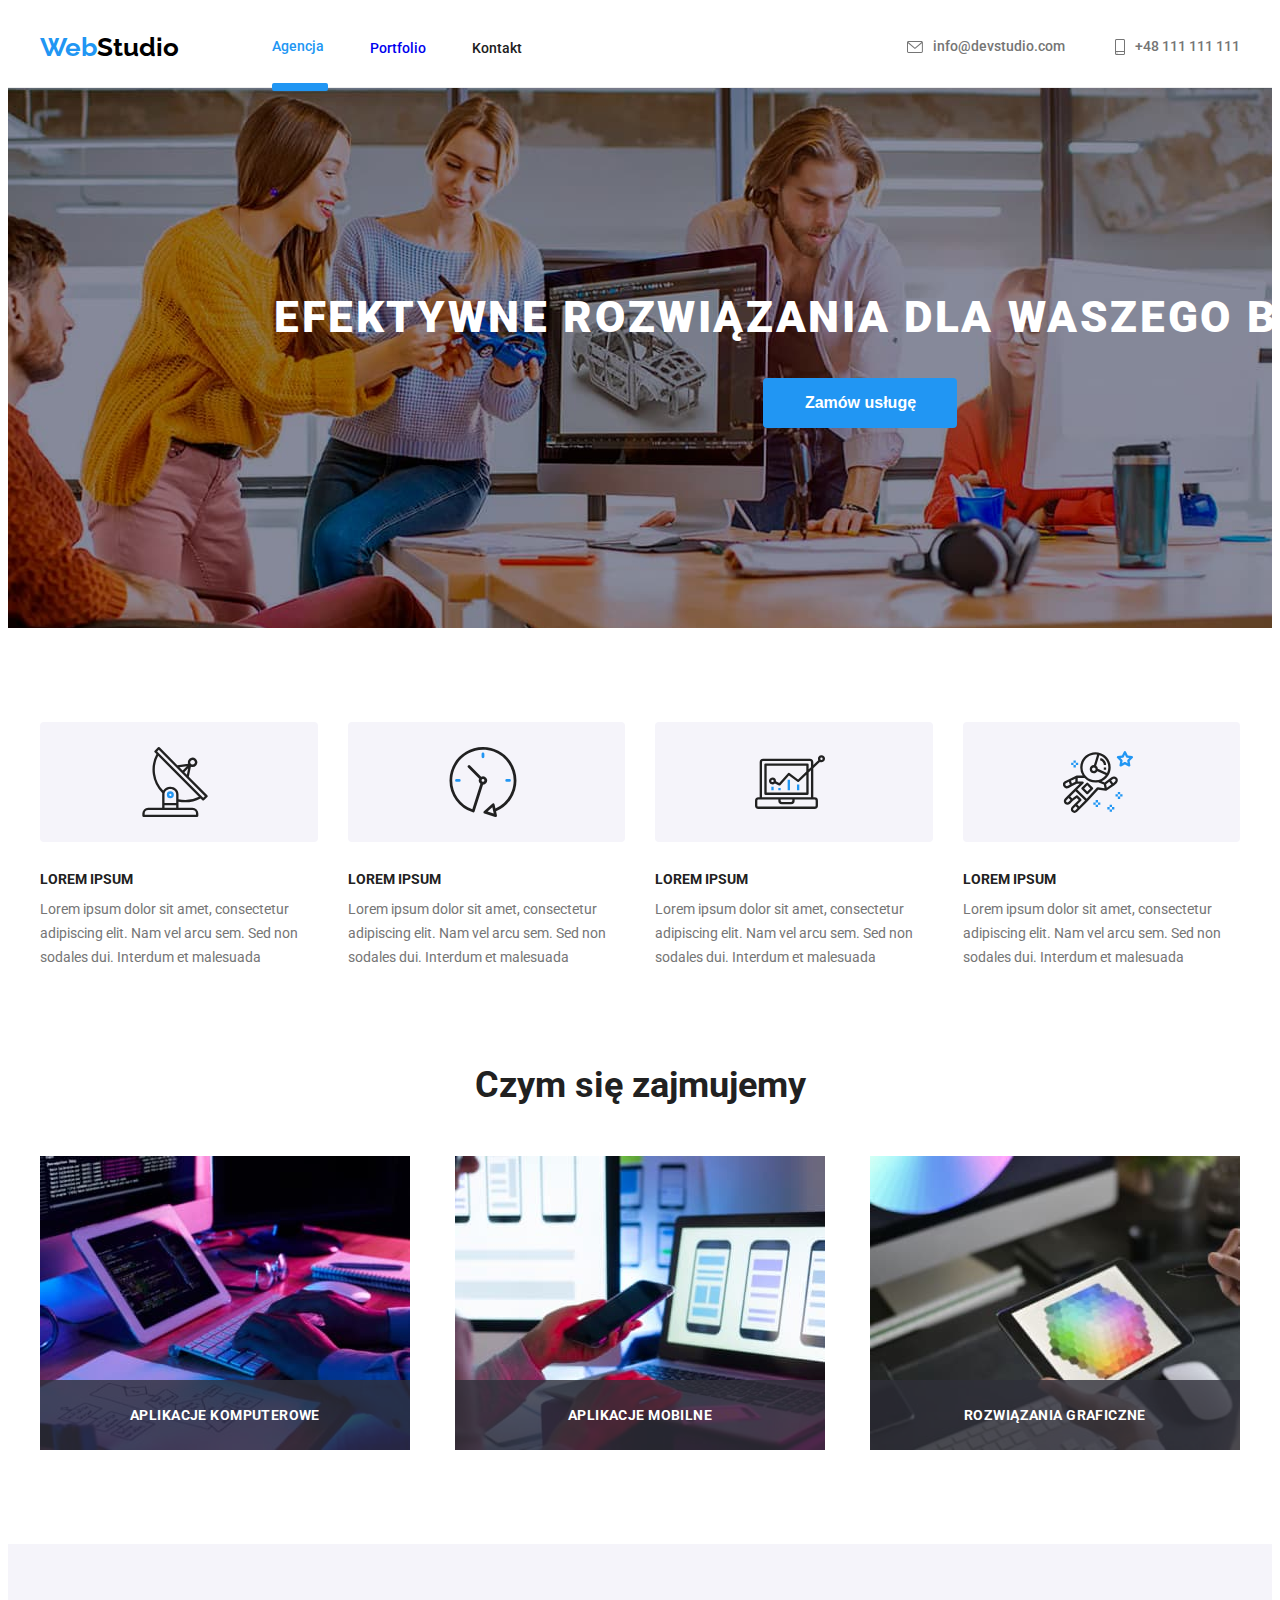
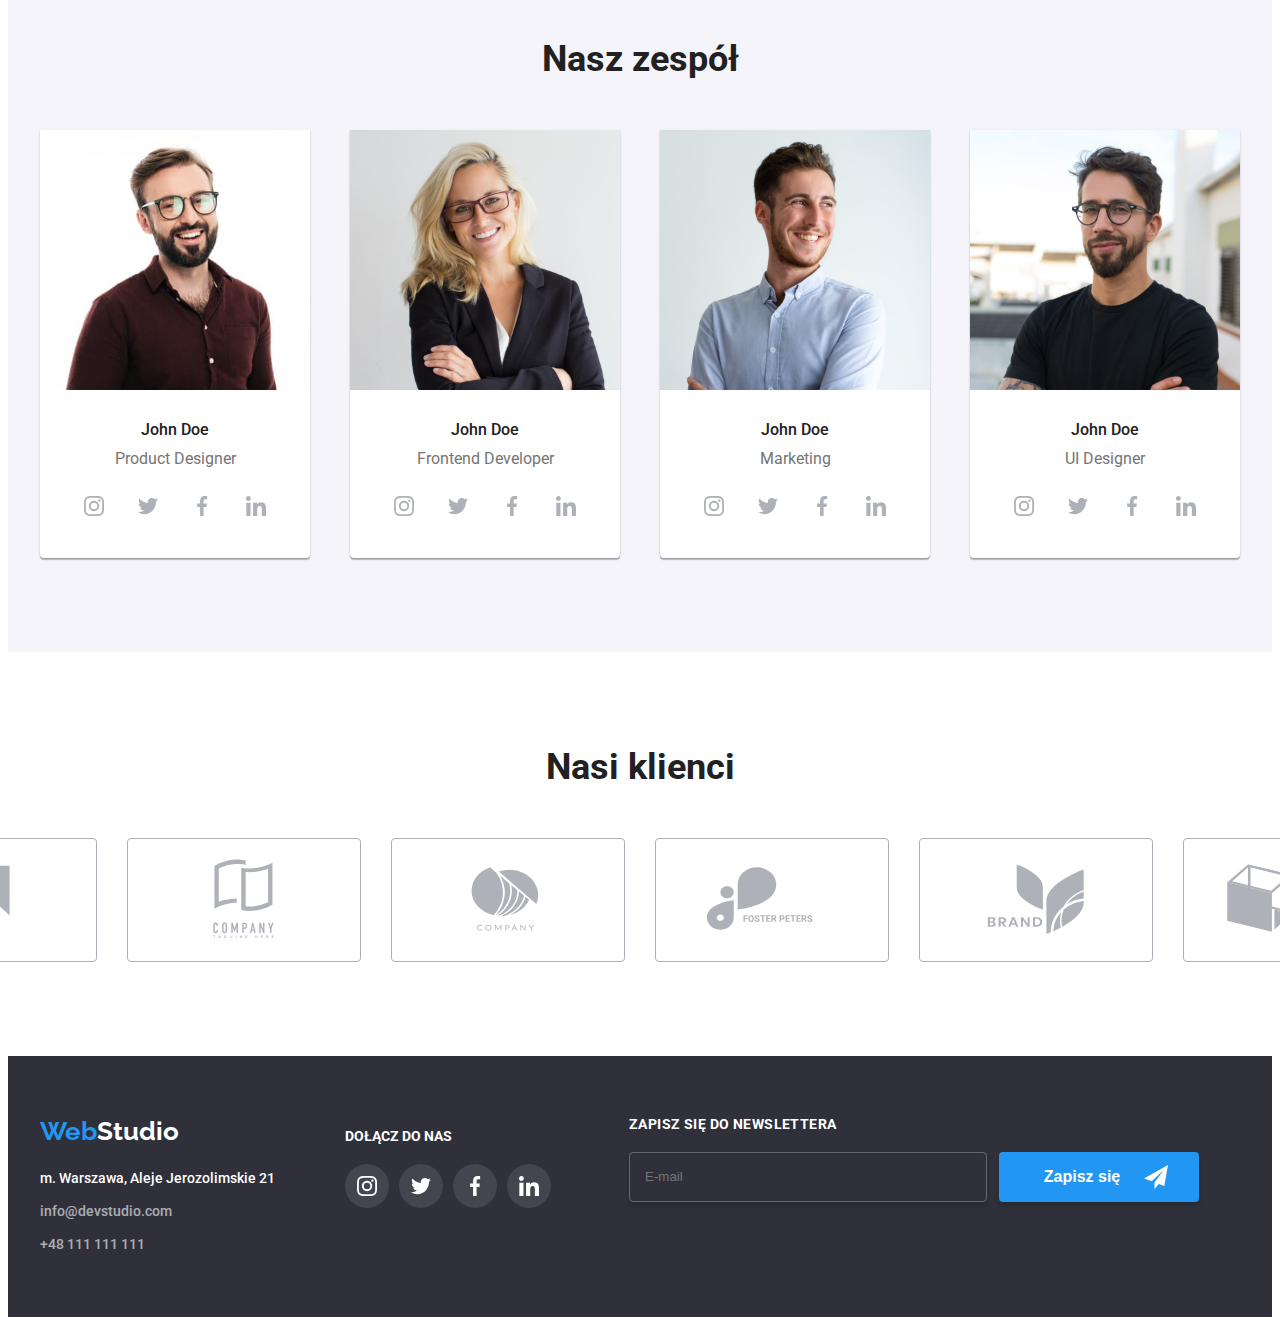
<file: index.html>
<!DOCTYPE html>
<html lang="pl">
  <head>
    <meta charset="utf-8" />
    <title>Agencja</title>
    <link rel="preconnect" href="https://fonts.googleapis.com" />
    <link rel="preconnect" href="https://fonts.gstatic.com" crossorigin />
    <link
      href="https://fonts.googleapis.com/css2?family=Raleway:wght@700&family=Roboto:wght@400;500;700;900&display=swap"
      rel="stylesheet"
    />

    <link
      rel="stylesheet"
      href="https://cdnjs.cloudflare.com/ajax/libs/modern-normalize/1.1.0/modern-normalize.min.css"
      integrity="sha512-wpPYUAdjBVSE4KJnH1VR1HeZfpl1ub8YT/NKx4PuQ5NmX2tKuGu6U/JRp5y+Y8XG2tV+wKQpNHVUX03MfMFn9Q=="
      crossorigin="anonymous"
      referrerpolicy="no-referrer"
    />

    <link rel="stylesheet" href="./css/styles.css" />
  </head>
  <body>
    <header class="header">
      <div class="container flex">
        <a class="link logo" href="./index.html">
          <span class="logo-blue">Web</span>Studio
        </a>
        <nav class="nav-menu">
          <ul class="list flex">
            <li class="list-item">
              <a class="link active" href="./index.html">Agencja</a>
            </li>
            <li class="list-item">
              <a class="link" href="./portfolio.html">Portfolio</a>
            </li>
            <li class="list-item"><a class="link" href="">Kontakt</a></li>
          </ul>
        </nav>
        <div class="contacts">
          <ul class="list flex">
            <li>
              <a class="link contact flex" href="mailto:info@devstudio.com"
                ><svg class="icon" height="12px" width="16px">
                  <use href="./images/icons.svg#icon-envelope"></use>
                </svg>
                <div>info@devstudio.com</div>
              </a>
            </li>
            <li>
              <a class="link contact flex" href="tel:+48111111111"
                ><svg class="icon" height="16px" width="10px">
                  <use href="./images/icons.svg#icon-smartphone"></use>
                </svg>
                <div>+48 111 111 111</div>
              </a>
            </li>
          </ul>
        </div>
      </div>
    </header>
    <main class="agency">
      <section class="headline section">
        <div class="container">
          <h1 class="heading">EFEKTYWNE ROZWIĄZANIA DLA WASZEGO BIZNESU</h1>
          <button class="button" type="button" data-modal-open>
            Zamów usługę
          </button>
        </div>
      </section>
      <section class="about section">
        <div class="container">
          <ul class="list flex">
            <li class="list-item">
              <div class="icon-card">
                <svg class="icon" width="70px" height="70px">
                  <use href="./images/icons.svg#icon-antenna"></use>
                </svg>
              </div>
              <h3 class="heading">LOREM IPSUM</h3>
              <p class="txt-gray">
                Lorem ipsum dolor sit amet, consectetur adipiscing elit. Nam vel
                arcu sem. Sed non sodales dui. Interdum et malesuada
              </p>
            </li>
            <li class="list-item">
              <div class="icon-card">
                <svg class="icon" width="70px" height="70px">
                  <use href="./images/icons.svg#icon-clock"></use>
                </svg>
              </div>
              <h3 class="heading">LOREM IPSUM</h3>
              <p class="txt-gray">
                Lorem ipsum dolor sit amet, consectetur adipiscing elit. Nam vel
                arcu sem. Sed non sodales dui. Interdum et malesuada
              </p>
            </li>
            <li class="list-item">
              <div class="icon-card">
                <svg class="icon" width="70px" height="70px">
                  <use href="./images/icons.svg#icon-diagram"></use>
                </svg>
              </div>
              <h3 class="heading">LOREM IPSUM</h3>
              <p class="txt-gray">
                Lorem ipsum dolor sit amet, consectetur adipiscing elit. Nam vel
                arcu sem. Sed non sodales dui. Interdum et malesuada
              </p>
            </li>
            <li class="list-item">
              <div class="icon-card">
                <svg class="icon" width="70px" height="70px">
                  <use href="./images/icons.svg#icon-astronaut"></use>
                </svg>
              </div>
              <h3 class="heading">LOREM IPSUM</h3>
              <p class="txt-gray">
                Lorem ipsum dolor sit amet, consectetur adipiscing elit. Nam vel
                arcu sem. Sed non sodales dui. Interdum et malesuada
              </p>
            </li>
          </ul>
        </div>
      </section>
      <section class="what-we-do section">
        <div class="container">
          <h2 class="heading">Czym się zajmujemy</h2>
          <ul class="list flex">
            <li>
              <div class="thumb">
                <img
                  class="example-img"
                  src="images/csz-image1.jpg"
                  alt="picture of code being written on a computer"
                  width="370"
                  height="294"
                />
                <p class="label">APLIKACJE KOMPUTEROWE</p>
              </div>
            </li>
            <li>
              <div class="thumb">
                <img
                  class="example-img"
                  src="images/csz-image2.jpg"
                  alt="picture of phone app layout being designed"
                  width="370"
                  height="294"
                />
                <p class="label">APLIKACJE MOBILNE</p>
              </div>
            </li>
            <li>
              <div class="thumb">
                <img
                  class="example-img"
                  src="images/csz-image3.jpg"
                  alt="picture of a color pallet displayed on a tablet"
                  width="370"
                  height="294"
                />
                <p class="label">ROZWIĄZANIA GRAFICZNE</p>
              </div>
            </li>
          </ul>
        </div>
      </section>
      <section class="our-team section">
        <div class="container">
          <h2 class="heading">Nasz zespół</h2>
          <ul class="list flex">
            <li class="team-card">
              <img
                class="team-img"
                alt="profile picture of John Doe"
                src="images/profile-picture1.jpg"
                width="270"
                height="260"
              />
              <h4 class="heading">John Doe</h4>
              <p class="txt-gray">Product Designer</p>
              <div class="socials flex">
                <a href="" class="socials-icon">
                  <svg class="icon" width="20px" height="20px">
                    <use href="./images/icons.svg#icon-instagram"></use>
                  </svg>
                </a>
                <a href="" class="socials-icon">
                  <svg class="icon" width="20px" height="20px">
                    <use href="./images/icons.svg#icon-twitter"></use>
                  </svg>
                </a>
                <a href="" class="socials-icon">
                  <svg class="icon" width="20px" height="20px">
                    <use href="./images/icons.svg#icon-facebook"></use>
                  </svg>
                </a>
                <a href="" class="socials-icon">
                  <svg class="icon" width="20px" height="20px">
                    <use href="./images/icons.svg#icon-linkedin"></use>
                  </svg>
                </a>
              </div>
            </li>
            <li class="team-card">
              <img
                class="team-img"
                alt="profile picture of John Doe"
                src="images/profile-picture2.jpg"
                width="270"
                height="260"
              />
              <h4 class="heading">John Doe</h4>
              <p class="txt-gray">Frontend Developer</p>
              <div class="socials flex">
                <a href="" class="socials-icon">
                  <svg class="icon" width="20px" height="20px">
                    <use href="./images/icons.svg#icon-instagram"></use>
                  </svg>
                </a>
                <a href="" class="socials-icon">
                  <svg class="icon" width="20px" height="20px">
                    <use href="./images/icons.svg#icon-twitter"></use>
                  </svg>
                </a>
                <a href="" class="socials-icon">
                  <svg class="icon" width="20px" height="20px">
                    <use href="./images/icons.svg#icon-facebook"></use>
                  </svg>
                </a>
                <a href="" class="socials-icon">
                  <svg class="icon" width="20px" height="20px">
                    <use href="./images/icons.svg#icon-linkedin"></use>
                  </svg>
                </a>
              </div>
            </li>
            <li class="team-card">
              <img
                class="team-img"
                alt="profile picture of John Doe"
                src="images/profile-picture3.jpg"
                width="270"
                height="260"
              />
              <h4 class="heading">John Doe</h4>
              <p class="txt-gray">Marketing</p>
              <div class="socials flex">
                <a href="" class="socials-icon">
                  <svg class="icon" width="20px" height="20px">
                    <use href="./images/icons.svg#icon-instagram"></use>
                  </svg>
                </a>
                <a href="" class="socials-icon">
                  <svg class="icon" width="20px" height="20px">
                    <use href="./images/icons.svg#icon-twitter"></use>
                  </svg>
                </a>
                <a href="" class="socials-icon">
                  <svg class="icon" width="20px" height="20px">
                    <use href="./images/icons.svg#icon-facebook"></use>
                  </svg>
                </a>
                <a href="" class="socials-icon">
                  <svg class="icon" width="20px" height="20px">
                    <use href="./images/icons.svg#icon-linkedin"></use>
                  </svg>
                </a>
              </div>
            </li>
            <li class="team-card">
              <img
                class="team-img"
                alt="profile picture of John Doe"
                src="images/profile-picture4.jpg"
                width="270"
                height="260"
              />
              <h4 class="heading">John Doe</h4>
              <p class="txt-gray">UI Designer</p>
              <div class="socials flex">
                <a href="" class="socials-icon">
                  <svg class="icon" width="20px" height="20px">
                    <use href="./images/icons.svg#icon-instagram"></use>
                  </svg>
                </a>
                <a href="" class="socials-icon">
                  <svg class="icon" width="20px" height="20px">
                    <use href="./images/icons.svg#icon-twitter"></use>
                  </svg>
                </a>
                <a href="" class="socials-icon">
                  <svg class="icon" width="20px" height="20px">
                    <use href="./images/icons.svg#icon-facebook"></use>
                  </svg>
                </a>
                <a href="" class="socials-icon">
                  <svg class="icon" width="20px" height="20px">
                    <use href="./images/icons.svg#icon-linkedin"></use>
                  </svg>
                </a>
              </div>
            </li>
          </ul>
        </div>
      </section>
      <section class="our-clients section">
        <div class="container">
          <h2 class="heading">Nasi klienci</h2>
          <div class="flex">
            <a href="">
              <svg height="92px" width="170px" class="client-logo icon">
                <use href="./images/icons.svg#icon-logo1"></use>
              </svg>
            </a>
            <a href="">
              <svg height="92px" width="170px" class="client-logo icon">
                <use href="./images/icons.svg#icon-logo2"></use>
              </svg>
            </a>
            <a href="">
              <svg height="92px" width="170px" class="client-logo icon">
                <use href="./images/icons.svg#icon-logo3"></use>
              </svg>
            </a>
            <a href="">
              <svg height="92px" width="170px" class="client-logo icon">
                <use href="./images/icons.svg#icon-logo4"></use>
              </svg>
            </a>
            <a href="">
              <svg height="92px" width="170px" class="client-logo icon">
                <use href="./images/icons.svg#icon-logo5"></use>
              </svg>
            </a>
            <a href="">
              <svg height="92px" width="170px" class="client-logo icon">
                <use href="./images/icons.svg#icon-logo6"></use>
              </svg>
            </a>
          </div>
        </div>
      </section>
    </main>
    <footer class="footer">
      <div class="container flex">
        <div class="company-info">
          <a class="link logo footer" href="./index.html">
            <span class="logo-blue">Web</span>Studio
          </a>
          <address class="address">
            <ul class="list">
              <li class="list-item">m. Warszawa, Aleje Jerozolimskie 21</li>
              <li class="list-item">
                <a class="link" href="mailto:info@devstudio.com"
                  >info@devstudio.com</a
                >
              </li>
              <li class="list-item">
                <a class="link" href="tel:+48111111111">+48 111 111 111</a>
              </li>
            </ul>
          </address>
        </div>
        <div class="socials">
          <h2 class="heading">DOŁĄCZ DO NAS</h2>
          <div class="flex">
            <a class="link socials-icon" href=""
              ><svg class="icon" width="20px" height="20px">
                <use href="./images/icons.svg#icon-instagram"></use></svg></a
            ><a class="link socials-icon" href=""
              ><svg class="icon" width="20px" height="20px">
                <use href="./images/icons.svg#icon-twitter"></use></svg></a
            ><a class="link socials-icon" href=""
              ><svg class="icon" width="20px" height="20px">
                <use href="./images/icons.svg#icon-facebook"></use></svg></a
            ><a class="link socials-icon" href=""
              ><svg class="icon" width="20px" height="20px">
                <use href="./images/icons.svg#icon-linkedin"></use></svg
            ></a>
          </div>
        </div>
        <div class="newsletter">
          <form class="form flex" name="newsletterForm" autocomplete="on">
            <div class="heading">
              <label class="newsletter-label" for="newsletterEmail">
                ZAPISZ SIĘ DO NEWSLETTERA
              </label>
            </div>

            <div class="form-input flex">
              <input
                class="newsletter-input"
                type="email"
                name="email"
                id="newsletterEmail"
                required
                autocomplete="on"
                placeholder="E-mail"
              />
              <button class="newsletter__button button flex" type="sumbit">
                <div>Zapisz się</div>
                <svg class="newsletter__icon icon" width="24px" height="24px">
                  <use href="./images/icons.svg#icon-send"></use>
                </svg>
              </button>
            </div>
          </form>
        </div>
      </div>
    </footer>

    <div class="backdrop is-hidden" data-modal>
      <div class="modal">
        <button type="button" class="close-btn" data-modal-close>
          <svg class="icon" width="18px" height="18px">
            <use href="./images/icons.svg#icon-close-btn"></use>
          </svg>
        </button>

        <form class="request-form" name="userRequestForm" autocomplete="on">
          <div class="flex" role="group" aria-labelledby="user-request-form">
            <p id="user-request-form" class="request-form__heading">
              Zostaw swoje dane w formularzu poniżej
            </p>
            <label class="request-form__label">
              Imię
              <input
                class="request-form__data-input"
                type="text"
                name="userName"
                required
              />
              <svg class="request-form__icon" width="18px" height="18px">
                <use href="./images/icons.svg#icon-person"></use>
              </svg>
            </label>
            <label class="request-form__label">
              Telefon
              <input
                class="request-form__data-input"
                type="tel"
                name="userPhoneNumber"
                required
              />
              <svg class="request-form__icon" width="18px" height="18px">
                <use href="./images/icons.svg#icon-phone"></use>
              </svg>
            </label>
            <label class="request-form__label">
              Email
              <input
                class="request-form__data-input"
                type="email"
                name="userEmail"
                required
              />
              <svg class="request-form__icon" width="18px" height="18px">
                <use href="./images/icons.svg#icon-email"></use>
              </svg>
            </label>
            <label class="request-form__label">
              Komentarz
              <textarea
                class="request-form__comment-input"
                name="userRequest"
                rows="6"
                placeholder="Wprowadź tekst"
                required
                minlength="5"
              ></textarea>
            </label>
            <label class="request-form__terms-label">
              <input
                class="request-form__terms-input"
                type="checkbox"
                name="termsAccepted"
                value="true"
                required
              />

              <svg class="request-form__icon-check" width="11px" height="8px">
                <use href="./images/icons.svg#icon-check"></use>
              </svg>
              <svg
                class="request-form__icon-not-check"
                width="16px"
                height="15px"
              >
                <use href="./images/icons.svg#icon-not-check"></use>
              </svg>
              Oświadczam iż akceptuję
              <a class="request-form__link" href="">Regulamin</a> i
              <a class="request-form__link" href="">Politykę Prywatności.</a>
            </label>
          </div>
          <button class="button" type="submit">Wyślij</button>
        </form>
      </div>
    </div>

    <script src="./js/modal.js"></script>
  </body>
</html>
</file>
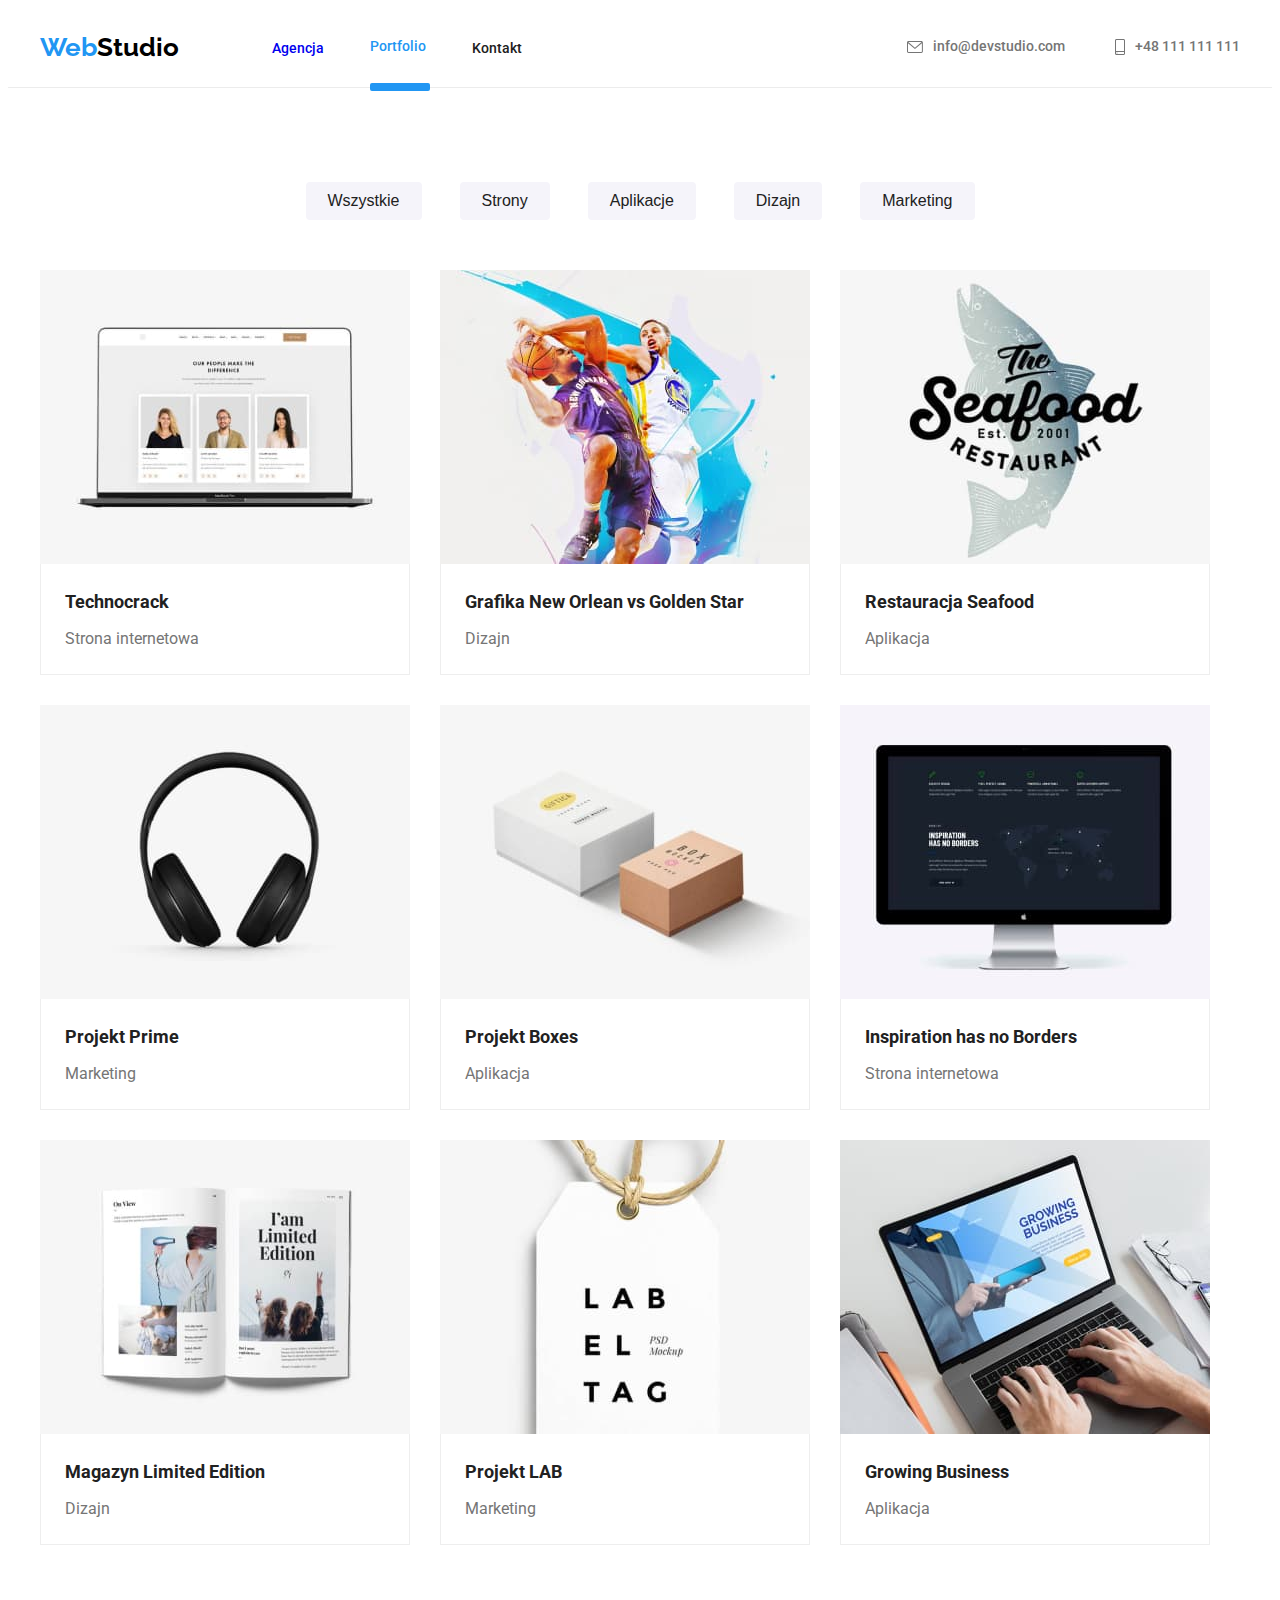
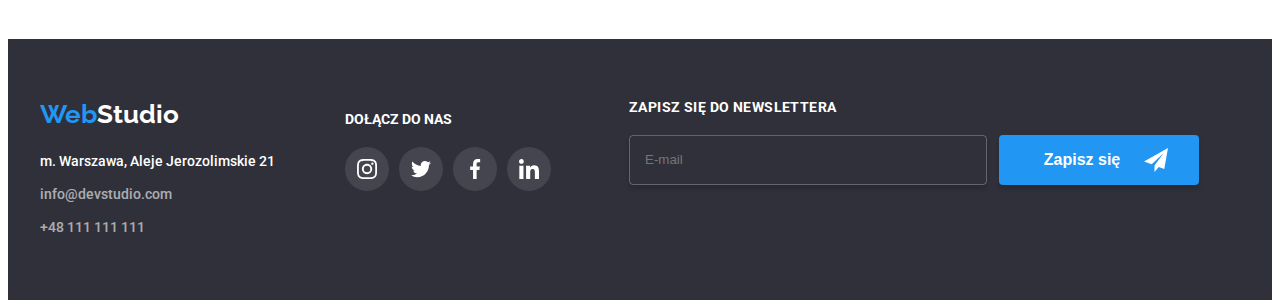
<file: portfolio.html>
<!DOCTYPE html>
<html lang="pl">
  <head>
    <meta charset="UTF-8" />
    <title>Portfolio</title>
    <link rel="preconnect" href="https://fonts.googleapis.com" />
    <link rel="preconnect" href="https://fonts.gstatic.com" crossorigin />
    <link
      href="https://fonts.googleapis.com/css2?family=Raleway:wght@700&family=Roboto:wght@400;500;700;900&display=swap"
      rel="stylesheet"
    />

    <link
      rel="stylesheet"
      href="https://cdnjs.cloudflare.com/ajax/libs/modern-normalize/1.1.0/modern-normalize.min.css"
      integrity="sha512-wpPYUAdjBVSE4KJnH1VR1HeZfpl1ub8YT/NKx4PuQ5NmX2tKuGu6U/JRp5y+Y8XG2tV+wKQpNHVUX03MfMFn9Q=="
      crossorigin="anonymous"
      referrerpolicy="no-referrer"
    />

    <link rel="stylesheet" href="./css/styles.css" />
  </head>
  <body>
    <header class="header">
      <div class="container flex">
        <a class="link logo" href="./index.html">
          <span class="logo-blue">Web</span>Studio
        </a>
        <nav class="nav-menu">
          <ul class="list flex">
            <li><a class="link" href="./index.html">Agencja</a></li>
            <li>
              <a class="link active" href="./portfolio.html">Portfolio</a>
            </li>
            <li><a class="link" href="">Kontakt</a></li>
          </ul>
        </nav>
        <div class="contacts">
          <ul class="list flex">
            <li>
              <a class="link contact flex" href="mailto:info@devstudio.com"
                ><svg class="icon" height="12px" width="16px">
                  <use href="./images/icons.svg#icon-envelope"></use>
                </svg>
                <div>info@devstudio.com</div>
              </a>
            </li>
            <li>
              <a class="link contact flex" href="tel:+48111111111"
                ><svg class="icon" height="16px" width="10px">
                  <use href="./images/icons.svg#icon-smartphone"></use>
                </svg>
                <div>+48 111 111 111</div>
              </a>
            </li>
          </ul>
        </div>
      </div>
    </header>
    <main class="portfolio">
      <section class="filter section">
        <div class="container">
          <ul class="list flex">
            <li class="list-item">
              <button class="button" type="button">Wszystkie</button>
            </li>
            <li class="list-item">
              <button class="button" type="button">Strony</button>
            </li>
            <li class="list-item">
              <button class="button" type="button">Aplikacje</button>
            </li>
            <li class="list-item">
              <button class="button" type="button">Dizajn</button>
            </li>
            <li class="list-item">
              <button class="button" type="button">Marketing</button>
            </li>
          </ul>
        </div>
      </section>
      <section class="examples section">
        <div class="container">
          <ul class="list flex">
            <li class="example-card">
              <div class="box">
                <img
                  class="example-img"
                  src="images/technocrack-image.jpg"
                  alt="picture of a web page on a pc"
                  width="370"
                  height="294"
                />
                <div class="overlay">
                  Technocrack jest popularną platformą wykorzystywaną do
                  rozpowszechniania koronawirusa. Firmy wykorzystują tę
                  platformę do celów szpiegowskich i ataków na niezabezpieczone
                  serwery konkurencji
                </div>
              </div>
              <div class="img-description">
                <h2 class="heading">Technocrack</h2>
                <p class="txt-gray">Strona internetowa</p>
              </div>
            </li>
            <li class="example-card">
              <div class="box">
                <img
                  class="example-img"
                  src="images/new-orlean-image.jpg"
                  alt="picture two basketball players"
                  width="370"
                  height="294"
                />
                <div class="overlay">
                  Technocrack jest popularną platformą wykorzystywaną do
                  rozpowszechniania koronawirusa. Firmy wykorzystują tę
                  platformę do celów szpiegowskich i ataków na niezabezpieczone
                  serwery konkurencji
                </div>
              </div>
              <div class="img-description">
                <h2 class="heading">Grafika New Orlean vs Golden Star</h2>
                <p class="txt-gray">Dizajn</p>
              </div>
            </li>
            <li class="example-card">
              <div class="box">
                <img
                  class="example-img"
                  src="images/restaurant-seafood-image.jpg"
                  alt="picture of a seafood restaurand logo"
                  width="370"
                  height="294"
                />
                <div class="overlay">
                  Technocrack jest popularną platformą wykorzystywaną do
                  rozpowszechniania koronawirusa. Firmy wykorzystują tę
                  platformę do celów szpiegowskich i ataków na niezabezpieczone
                  serwery konkurencji
                </div>
              </div>
              <div class="img-description">
                <h2 class="heading">Restauracja Seafood</h2>
                <p class="txt-gray">Aplikacja</p>
              </div>
            </li>
            <li class="example-card">
              <div class="box">
                <img
                  class="example-img"
                  src="images/project-prime-image.jpg"
                  alt="picture of headphones"
                  width="370"
                  height="294"
                />
                <div class="overlay">
                  Technocrack jest popularną platformą wykorzystywaną do
                  rozpowszechniania koronawirusa. Firmy wykorzystują tę
                  platformę do celów szpiegowskich i ataków na niezabezpieczone
                  serwery konkurencji
                </div>
              </div>
              <div class="img-description">
                <h2 class="heading">Projekt Prime</h2>
                <p class="txt-gray">Marketing</p>
              </div>
            </li>
            <li class="example-card">
              <div class="box">
                <img
                  class="example-img"
                  src="images/project-boxes-image.jpg"
                  alt="picture of two boxes"
                  width="370"
                  height="294"
                />
                <div class="overlay">
                  Technocrack jest popularną platformą wykorzystywaną do
                  rozpowszechniania koronawirusa. Firmy wykorzystują tę
                  platformę do celów szpiegowskich i ataków na niezabezpieczone
                  serwery konkurencji
                </div>
              </div>
              <div class="img-description">
                <h2 class="heading">Projekt Boxes</h2>
                <p class="txt-gray">Aplikacja</p>
              </div>
            </li>
            <li class="example-card">
              <div class="box">
                <img
                  class="example-img"
                  src="images/inspiration-image.jpg"
                  alt="website displayed on a computer screen"
                  width="370"
                  height="294"
                />
                <div class="overlay">
                  Technocrack jest popularną platformą wykorzystywaną do
                  rozpowszechniania koronawirusa. Firmy wykorzystują tę
                  platformę do celów szpiegowskich i ataków na niezabezpieczone
                  serwery konkurencji
                </div>
              </div>
              <div class="img-description">
                <h2 class="heading">Inspiration has no Borders</h2>
                <p class="txt-gray">Strona internetowa</p>
              </div>
            </li>
            <li class="example-card">
              <div class="box">
                <img
                  class="example-img"
                  src="images/magazine-image.jpg"
                  alt="picture of a magazine"
                  width="370"
                  height="294"
                />
                <div class="overlay">
                  Technocrack jest popularną platformą wykorzystywaną do
                  rozpowszechniania koronawirusa. Firmy wykorzystują tę
                  platformę do celów szpiegowskich i ataków na niezabezpieczone
                  serwery konkurencji
                </div>
              </div>
              <div class="img-description">
                <h2 class="heading">Magazyn Limited Edition</h2>
                <p class="txt-gray">Dizajn</p>
              </div>
            </li>
            <li class="example-card">
              <div class="box">
                <img
                  class="example-img"
                  src="images/project-lab-image.jpg"
                  alt="label tag design"
                  width="370"
                  height="294"
                />
                <div class="overlay">
                  Technocrack jest popularną platformą wykorzystywaną do
                  rozpowszechniania koronawirusa. Firmy wykorzystują tę
                  platformę do celów szpiegowskich i ataków na niezabezpieczone
                  serwery konkurencji
                </div>
              </div>
              <div class="img-description">
                <h2 class="heading">Projekt LAB</h2>
                <p class="txt-gray">Marketing</p>
              </div>
            </li>
            <li class="example-card">
              <div class="box">
                <img
                  class="example-img"
                  src="images/growing-business-image.jpg"
                  alt="picture of a person working on a computer"
                  width="370"
                  height="294"
                />
                <div class="overlay">
                  Technocrack jest popularną platformą wykorzystywaną do
                  rozpowszechniania koronawirusa. Firmy wykorzystują tę
                  platformę do celów szpiegowskich i ataków na niezabezpieczone
                  serwery konkurencji
                </div>
              </div>
              <div class="img-description">
                <h2 class="heading">Growing Business</h2>
                <p class="txt-gray">Aplikacja</p>
              </div>
            </li>
          </ul>
        </div>
      </section>
    </main>
    <footer class="footer">
      <div class="container flex">
        <div class="company-info">
          <a class="link logo footer" href="./index.html">
            <span class="logo-blue">Web</span>Studio
          </a>
          <address class="address">
            <ul class="list">
              <li class="list-item">m. Warszawa, Aleje Jerozolimskie 21</li>
              <li class="list-item">
                <a class="link" href="mailto:info@devstudio.com"
                  >info@devstudio.com</a
                >
              </li>
              <li class="list-item">
                <a class="link" href="tel:+48111111111">+48 111 111 111</a>
              </li>
            </ul>
          </address>
        </div>
        <div class="socials">
          <h2 class="heading">DOŁĄCZ DO NAS</h2>
          <div class="flex">
            <a class="link socials-icon" href=""
              ><svg class="icon" width="20px" height="20px">
                <use href="./images/icons.svg#icon-instagram"></use></svg></a
            ><a class="link socials-icon" href=""
              ><svg class="icon" width="20px" height="20px">
                <use href="./images/icons.svg#icon-twitter"></use></svg></a
            ><a class="link socials-icon" href=""
              ><svg class="icon" width="20px" height="20px">
                <use href="./images/icons.svg#icon-facebook"></use></svg></a
            ><a class="link socials-icon" href=""
              ><svg class="icon" width="20px" height="20px">
                <use href="./images/icons.svg#icon-linkedin"></use></svg
            ></a>
          </div>
        </div>
        <div class="newsletter">
          <form class="form flex" name="newsletterForm" autocomplete="on">
            <div class="heading">
              <label class="newsletter-label" for="newsletterEmail">
                ZAPISZ SIĘ DO NEWSLETTERA
              </label>
            </div>

            <div class="form-input flex">
              <input
                class="newsletter-input"
                type="email"
                name="email"
                id="newsletterEmail"
                required
                autocomplete="on"
                placeholder="E-mail"
              />
              <button class="button flex" type="sumbit">
                <div>Zapisz się</div>
                <svg class="icon" width="24px" height="24px">
                  <use href="./images/icons.svg#icon-send"></use>
                </svg>
              </button>
            </div>
          </form>
        </div>
      </div>
    </footer>
    <script src="./js/modal.js"></script>
  </body>
</html>
</file>
<file: css/styles.css>
:root {
    --primary-text-color: #212121;
    --primary-text-color-op20:rgba(33, 33, 33, 0.2);
    --secondary-text-color: #757575;
    --secondary-text-color-op50: rgba(117, 117, 117, 0.5);
    --tertiary-text-color: #ffffff;
    --primary-brand-color: #2196F3;
    --secondary-brand-color: #F5F4FA;
    --tertiary-brand-color: #000000;
    --quaternary-brand-color: #AFB1B8;
    --primary-bgrd-color: #2F303A;
    --secondary-bgrd-color: #F5F4FA;
    --tertiary-bgrd-color: #ECECEC;
    --quaternary-bgrd-color: #EEEEEE;
    --quinary-bgrd-color: rgba(255, 255, 255, 10%);
    --senary-bgrd-color:rgba(0, 0, 0, 20%);
    --septenary-bgrd-color: rgba(0, 0, 0, 10%);
    --quinary-brand-color: rgba(225, 225, 225, 30%);
}
    
/* global */

body {
    font-family: Roboto, sans-serif;
    color: var(--primary-text-color);
}

.link:visited {
    color: inherit;
}

/* buttons and links*/

.link {
    text-decoration: none;
    font-size: 14px;
    font-weight: 500;
    line-height: 1.14;
}

.address {
    text-decoration: none;
    font-size: 14px;
    font-weight: 500;
    font-style: normal;
    line-height: 1.71;
}

.address .link {
    line-height: 1.71;
}

.link.active {
    color: var(--primary-brand-color);
    display: block;
    position: relative;
}

.link.active::after {
    content: "";
    display: inline-block;
    width: 100%;
    height:4px;
    background-color: var(--primary-brand-color);
    border: 2px solid var(--primary-brand-color);
    border-radius: 2px;
    position: absolute;
    top: 44px;
    left: 0px;
}

.link.contact {
    color: var(--secondary-text-color);
}

.link.logo,
.link.logo:visited {
    font-family: Raleway, sans-serif;
    font-weight: 700;
    font-size: 26px;
    color: var(--tertiary-brand-color);
    line-height: 1.19;
}

.link.logo.footer {
    color: var(--tertiary-text-color);
}

.logo-blue,
.logo-blue:visited {
    color: var(--primary-brand-color);
}

.list {
    list-style-type: none;
}

.button {
    cursor: pointer;
    font-size: 16px;
    font-weight: 700;
    background-color: var(--primary-brand-color);
    color: var(--tertiary-text-color);
    border: 0px;
    line-height: 1.88;

}


.list .button {
    font-weight: 500;
    background-color: var(--secondary-brand-color);
    color: var(--primary-text-color);
    line-height: 1.63;
    padding: 6px 22px 6px 22px;
    border-radius: 4px;
    transition: background-color 250ms cubic-bezier(0.4, 0, 0.2, 1), color 250ms cubic-bezier(0.4, 0, 0.2, 1), box-shadow 250ms cubic-bezier(0.4, 0, 0.2, 1);
}

.list .button:hover,
.list .button:focus {
    background-color: var(--primary-brand-color);
    color: var(--tertiary-text-color);
    box-shadow: 0px 2px 2px 0px rgba(0, 0, 0, 0.12), 0px 1px 2px 0px rgba(0, 0, 0, 0.18), 0px 3px 1px 0px rgba(0, 0, 0, 0.1);
}

.address .list-item {
    color: var(--tertiary-text-color);
}

.address .link {
    color: var(--tertiary-text-color);
    opacity: 60%;
    transition: color 250ms cubic-bezier(0.4, 0, 0.2, 1);
}

.link:hover,
.link:focus {
    color: var(--primary-brand-color);
}



/* font styles and colors */

.headline .heading {
    font-size: 44px;
    line-height: 1.36;
    font-weight: 900;
    color: var(--tertiary-text-color);
}

.about .heading {
    font-size: 14px;
    line-height: 1.14;
}

.what-we-do .heading {
    font-size: 36px;
    line-height: 1.17;
}

.our-team .heading,
.our-clients .heading {
    font-size: 36px;
    line-height: 1.17;
}

.our-team .list .heading {
    font-size: 16px;
    line-height: 1.19;
    font-weight: 500;
}

.examples .heading {
    font-size: 18px;
    line-height: 2;
}

.about .txt-gray {
    font-size: 14px;
    line-height: 1.71;
    color: var(--secondary-text-color);
}

.our-team .txt-gray {
    line-height: 1.19;
    color: var(--secondary-text-color);
}

.examples .txt-gray {
    line-height: 1.88;
    color: var(--secondary-text-color);
}

.headline .heading {
    letter-spacing: 0.06em;
}

.footer .heading {
    font-size: 14px;
    color: var(--tertiary-text-color);
}

.newsletter-label {
    font-weight: 700;
    letter-spacing: 0.03em;
    margin-bottom: 20px;
}

/* background colors */

.headline {
    background-color: var(--primary-bgrd-color);
    background-image: url('../images/headline-background-image.jpg'), linear-gradient(to bottom, #662F303A, #662F303A);
    background-size: 1600px;
    background-repeat: no-repeat;
    background-position: center;
}

.our-team {
    background-color: var(--secondary-bgrd-color);
}

.footer {
    background-color: var(--primary-bgrd-color);
}

/* geometry */

p {
    margin: 0px;
}

.section {
    padding: 94px 0px 94px 0px;
}

.footer ul {
    padding: 0px;
    margin: 0px;
}

.container {
width: 1200px;
margin: 0 auto;
padding: 0px 15px;
}

.flex {
    display: flex;
    padding: 0px;
}

.list.flex {
    margin: 0 auto;
}

.headline,
.agency h2 {
    text-align: center;
}

.header {
    border-bottom: 1px solid var(--tertiary-bgrd-color);
    padding: 24px 0px;
}

.header .flex {
    align-items: center;
    gap: 93px;
}

.heading {
    margin: 0 auto;
}

.filter .flex {
    justify-content: center;
}

.filter .list-item {
    margin: 0px 4px 0px 4px;
}

.filter .list-item:first-child {
    margin-left: 0px;
}

.filter .list-item:last-child {
    margin-right: 0px;
}

.examples {
    padding-top: 34px;
}

.filter {
    padding-bottom: 16px;
}

.portfolio .flex {
    flex-wrap: wrap;
    gap: 30px;
}

.img-description {
    border-width: 0px 1px 1px 1px;
    border-color: var(--quaternary-bgrd-color);
    border-style: solid;
}

.agency .icon,
.example-img,
.team-img {
    display: block;
}

.headline .container {
    padding: 106px 252px 106px 252px;
}

.headline .button {
    margin-top: 30px;
    padding: 10px 41px 10px 42px;
    border-radius: 4px;
}

.about .heading {
    margin-bottom: 10px;
}

.about .flex {
    justify-content: space-between;
    gap: 30px;
}

.what-we-do.section {
    padding-top: 0px;
}

.what-we-do .flex,
.our-team .flex {
    justify-content: space-between;
}

.what-we-do .heading {
    margin-bottom: 50px;
}

.our-team .heading {
    margin-bottom: 50px;
}

.team-card {
    text-align: center;
    background-color: var(--tertiary-text-color);
    border-radius: 0px 0px 4px 4px;
    padding: 0px 0px 30px 0px;
    box-shadow: 0px 1px 3px 0px rgba(0, 0, 0, 0.12), 0px 1px 1px 0px rgba(0, 0, 0, 0.14), 0px 2px 1px 0px rgba(0, 0, 0, 0.2);
}

.team-img {
    margin-bottom: 30px;
}

.team-card .heading {
    margin-bottom: 10px;
}

.nav-menu {
    flex: 1;
}

.nav-menu .list-item {
    display: block;
}

.nav-menu .flex {
    gap: 46px;
}

.contacts .flex {
    justify-content: space-between;
    gap: 50px;
}

.footer .container {
    padding: 60px 15px;
}

.footer .address {
    margin-top: 20px;
}

.footer .list-item:not(:last-child) {
    margin-bottom: 9px;
}

.examples .img-description {
    padding: 20px 24px;
}

.examples .heading {
    margin-bottom: 4px;
}

.our-clients .flex {
    justify-content: center;
    gap: 30px;
}

.client-logo {
    padding: 15px 31px;
    border: 1px solid var(--quaternary-brand-color);
    border-radius: 4px;
    transition: border 250ms cubic-bezier(0.4, 0, 0.2, 1);
}

.client-logo:hover,
.client-logo:focus {
    border: 1px solid var(--primary-brand-color);
    
}

.our-clients .heading {
    margin-bottom: 50px;
}

.our-clients .icon {
    fill: var(--quaternary-brand-color);
    transition: fill 250ms cubic-bezier(0.4, 0, 0.2, 1);
}

.our-clients .icon:hover,
.our-clients .icon:focus {
    fill: var(--primary-brand-color);
}

.header .icon {
    margin-right: 10px;
}

.header .link,
.header .link:visited {
    fill: var(--secondary-text-color);
    transition: fill 250ms cubic-bezier(0.4, 0, 0.2, 1), color 250ms cubic-bezier(0.4, 0, 0.2, 1);
}
.header .link:hover,
.header .link:focus {
     fill: var(--primary-brand-color);
}

.contact.flex {
    gap: 0px;
    align-items: center;
}

.icon-card {
    background-color: var(--secondary-brand-color);
    border-radius: 4px;
    padding: 25px 100px;
    margin-bottom: 30px;
}

.our-team .socials {
    padding: 16px 32px 0px;
}

.our-team .socials-icon {
    padding: 12px;
    fill: var(--quaternary-brand-color);
    border-radius: 50%;
    transition: fill 250ms cubic-bezier(0.4, 0, 0.2, 1), background-color 250ms cubic-bezier(0.4, 0, 0.2, 1);
}

.footer .socials-icon {
    padding: 12px;
    fill: var(--tertiary-text-color);
    background-color: var(--quinary-bgrd-color);
    border-radius: 50%;
    transition: fill 250ms cubic-bezier(0.4, 0, 0.2, 1), background-color 250ms cubic-bezier(0.4, 0, 0.2, 1);
}

.socials-icon:hover,
.socials-icon:focus {
    background-color: var(--primary-brand-color);
    fill: var(--tertiary-text-color);
}

.footer .socials .flex {
    justify-content: flex-start;
    gap: 10px;
}

.footer > .flex {
    gap: 70px;
}

.footer .heading {
    padding: 12px 0px 20px;
}

.example-card {
    transition: box-shadow 250ms cubic-bezier(0.4, 0, 0.2, 1);
}

.example-card:hover {
    box-shadow: 1px 4px 6px 0px rgba(0, 0, 0, 0.16), 0px 4px 4px 0px rgba(0, 0, 0, 0.06), 0px 1px 1px 0px rgba(0, 0, 0, 0.12);
}

.icon {
    display: block;
}

.what-we-do .thumb {
    position: relative;
}

.what-we-do .label {
    position: absolute;
    margin: 0px;
    padding: 27px 0px;
    width: 100%;
    text-align: center;
    font-weight: 700;
    font-size: 14px;
    color: var(--tertiary-text-color);
    background: rgba(47, 48, 58, 0.8);
    bottom: 0px;
    letter-spacing: 0.03em;
}

.example-card .box{
    position: relative;
    overflow: hidden;
}

.example-card .overlay {
    position: absolute;
    width: 100%;
    height: 100%;
    top: 0px;
    left: 0px;
    background-color: var(--primary-brand-color);
    opacity: 90%;
    padding: 49px 45px 49px 24px;
    font-size: 18px;
    line-height: 1.56;
    color: var(--tertiary-text-color);
    transform: translateY(100%);
    transition: transform 250ms cubic-bezier(0.4, 0, 0.2, 1);
}

.example-card:hover .overlay {
    transform: translateY(0);
}

/* MODAL WINDOW */

.backdrop {
    position: fixed;
    top: 0px;
    left: 0px;
    width: 100%;
    height: 100%;
    background-color: var(--senary-bgrd-color);

    transition: opacity 500ms ease-in;
}

.is-hidden {
    visibility: hidden;
    opacity: 0%;
    pointer-events: none;
}

.modal {
    position: absolute;
    top: 50%;
    left: 50%;
    transform: translate(-50%, -50%);
    width: 528px;
    height: 581px;
    background-color: var(--tertiary-text-color);
    border-radius: 4px;

    transition: opacity 800ms ease-out 500ms, transform 1200ms ease-out 100ms;
}



.close-btn {
    position: absolute;
    top: 8px;
    right: 8px;
    background-color: var(--tertiary-text-color);
    border-radius: 50%;
    border-color: var(--septenary-bgrd-color);
    border-width: 1px;
    padding: 6px;
    cursor: pointer;
    
}

.is-hidden .modal {
    position: absolute;
        top: 50%;
        left: 50%;
        transform: translate(-50%, -200%);
        opacity: 0%;

    transition: opacity 800ms ease-out 200ms, transform 1200ms ease-out 100ms;
}

.is-hidden.backdrop {
    transition: visibility 100ms linear 1300ms, opacity 800ms ease-out 500ms;
}

.newsletter {
    width: 570px;
    margin-left: 8px;
}

.newsletter .form-input {
    gap: 12px;
}

.form.flex {
    flex-direction: column;
}

.form .heading {
    margin: 0px;
    padding: 0px 0px 20px;
}

.newsletter-input {
    display: block;
line-height: 1.25;
background-color: transparent;
color: var(--tertiary-text-color);
border: 1px solid var(--quinary-brand-color);
border-radius: 4px;
padding: 14px 15px;
box-shadow: 0px 4px 4px rgba(0, 0, 0, 0.15);
flex-grow: 1;
outline: none;
transition: border-color 250ms cubic-bezier(0.4, 0, 0.2, 1);

}

.newsletter-input:focus {
border-color: var(--primary-brand-color);
}

.newsletter .button {
    box-sizing: border-box;
    align-items: center;
    justify-content: center;
    gap: 24px;
    width: 200px;
padding: 10px 28px 10px 42px;
border-radius: 4px;
box-shadow: 0px 4px 4px rgba(0, 0, 0, 0.15);
fill: red;
transition: background-color 250ms cubic-bezier(0.4, 0, 0.2, 1), box-shadow 250ms cubic-bezier(0.4, 0, 0.2, 1);
}


.newsletter .button:hover,
.newsletter .button:focus {
background-color: var(--quinary-bgrd-color);
box-shadow: inset 0px 4px 4px rgba(0, 0, 0, 0.15);
}

.request-form .flex {
    flex-direction: column;
    gap: 10px;
}

.request-form {
    display: flex;
    flex-direction: column;
    padding: 40px;
}

.request-form__heading {
    text-align: center;
}

.request-form__data-input,
.request-form__comment-input {
    width: 100%;
    margin-top: 4px;
    font-size: 12px;
    line-height: 1.17;
    border-style: solid;
    border-radius: 4px;
    border-color: var(--primary-text-color-op20);
    border-width: 1px;

    transition: border-color 250ms cubic-bezier(0.4, 0, 0.2, 1);
}

.request-form__data-input:focus,
.request-form__comment-input:focus {
    border-color: var(--primary-brand-color);
    outline: none;
}

.request-form__comment-input {
    padding: 12px 16px 12px 16px;
    resize: none;

}

.request-form__data-input {
    padding: 12px 16px 12px 42px;

}

.request-form__comment-input::placeholder {
    color: var(--secondary-text-color-op50);
}
.request-form__heading {
    font-size: 20px;
    font-weight: 700;
}

.request-form__label {
    position: relative;
    color: var(--secondary-text-color);
    font-size: 12px;
}

.request-form__icon {
    position: absolute;
    bottom: 11px;
    left: 12px;
    fill: var(--primary-text-color);

    transition: fill 250ms cubic-bezier(0.4, 0, 0.2, 1);
}

.request-form__data-input:focus + .request-form__icon {
    fill: var(--primary-brand-color);
}

.request-form__terms-label {
    position: relative;
    display: flex;
    justify-content: space-between;
    padding: 0px 14px 0px 15px;
    text-align: center;
    margin-top: 10px;
    margin-bottom: 30px;
    color: var(--secondary-text-color);
    font-size: 14px;
    letter-spacing: 0.03em;
}

.request-form__link {
    color: var(--primary-brand-color);
}

.request-form__icon-check {
    z-index: 1;
    position: absolute;
    top: 0px;
    left: 15px;
    box-sizing: content-box;
    background-color: var(--primary-brand-color);
    padding: 4px 2px 3px 3px;
    border-radius: 2px;
}

.request-form__icon-not-check {
    position: absolute;
    top: 0px;
    left: 15px;
    box-sizing: content-box;
    fill: var(--primary-text-color);
}

.request-form__terms-input:not(:checked) + .request-form__icon-check {
visibility: hidden;
}

.request-form__terms-input:checked > .request-form__icon-not-check {
    visibility: hidden;
}

.request-form__terms-input {
    opacity: 0%;
}

.request-form .button {
    letter-spacing: 0.06em;
    padding: 10px 76px;
    margin: 0px 124px;
    border-radius: 4px;
    box-shadow: 0px 4px 4px rgba(0, 0, 0, 0.15);
    transition: background-color 250ms cubic-bezier(0.4, 0, 0.2, 1), color 250ms cubic-bezier(0.4, 0, 0.2, 1), box-shadow 250ms cubic-bezier(0.4, 0, 0.2, 1);
}

.request-form .button:hover,
.request-form .button:focus {
background-color: var(--secondary-brand-color);
color: var(--primary-text-color);
outline: none;
box-shadow: inset 0px 4px 4px rgba(0, 0, 0, 0.15);
}
</file>
